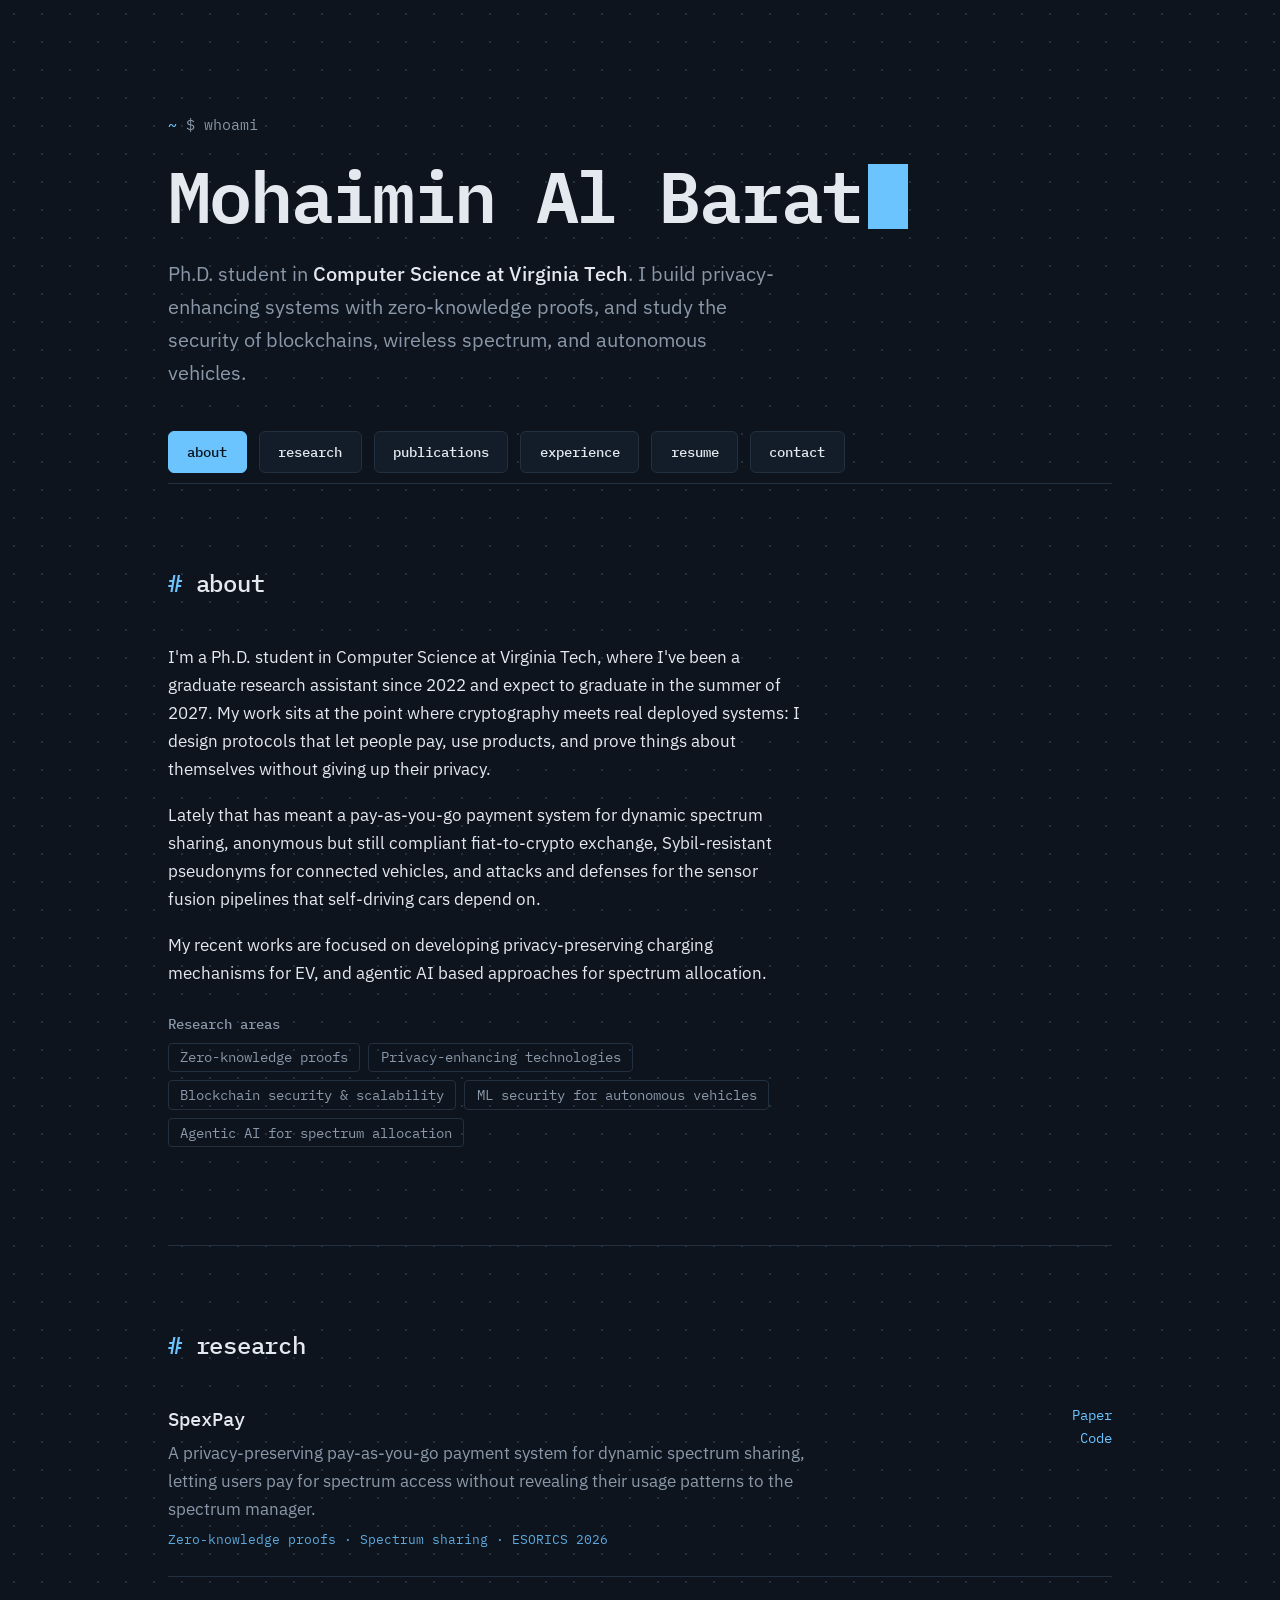
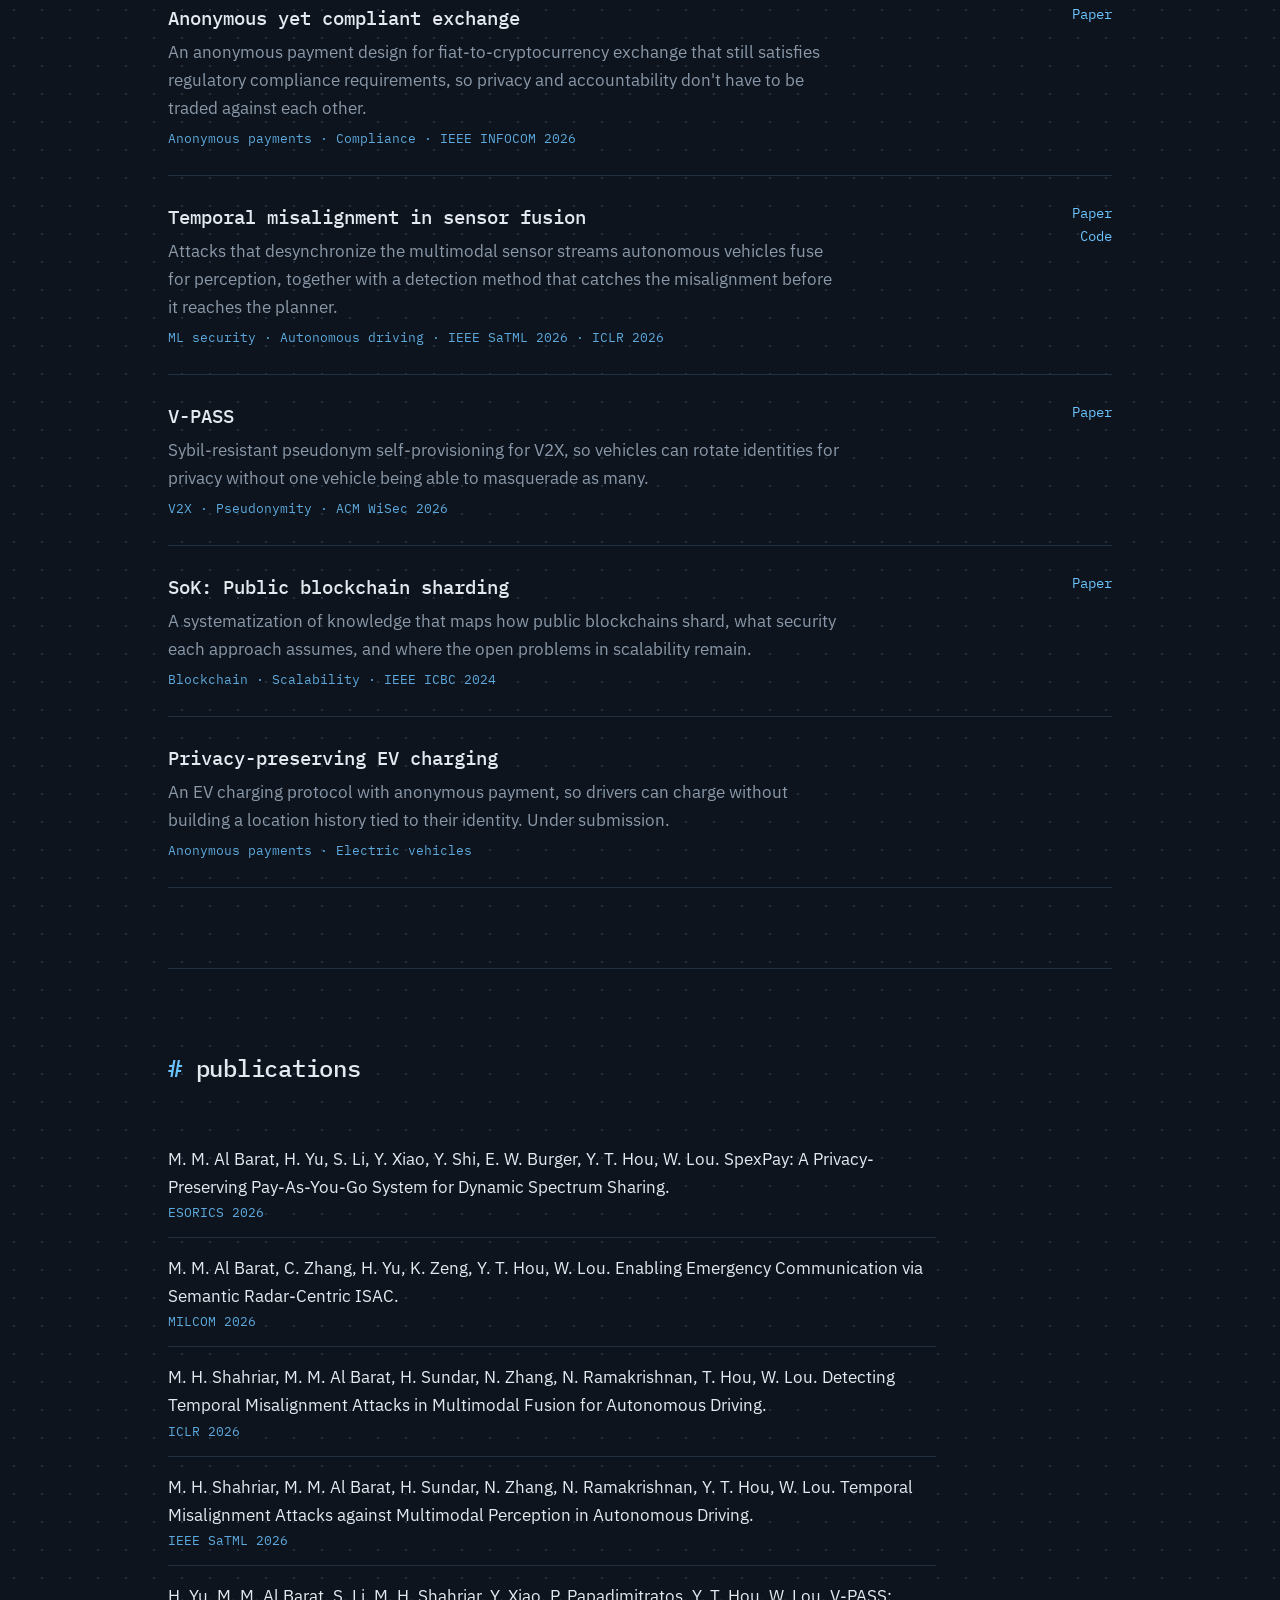
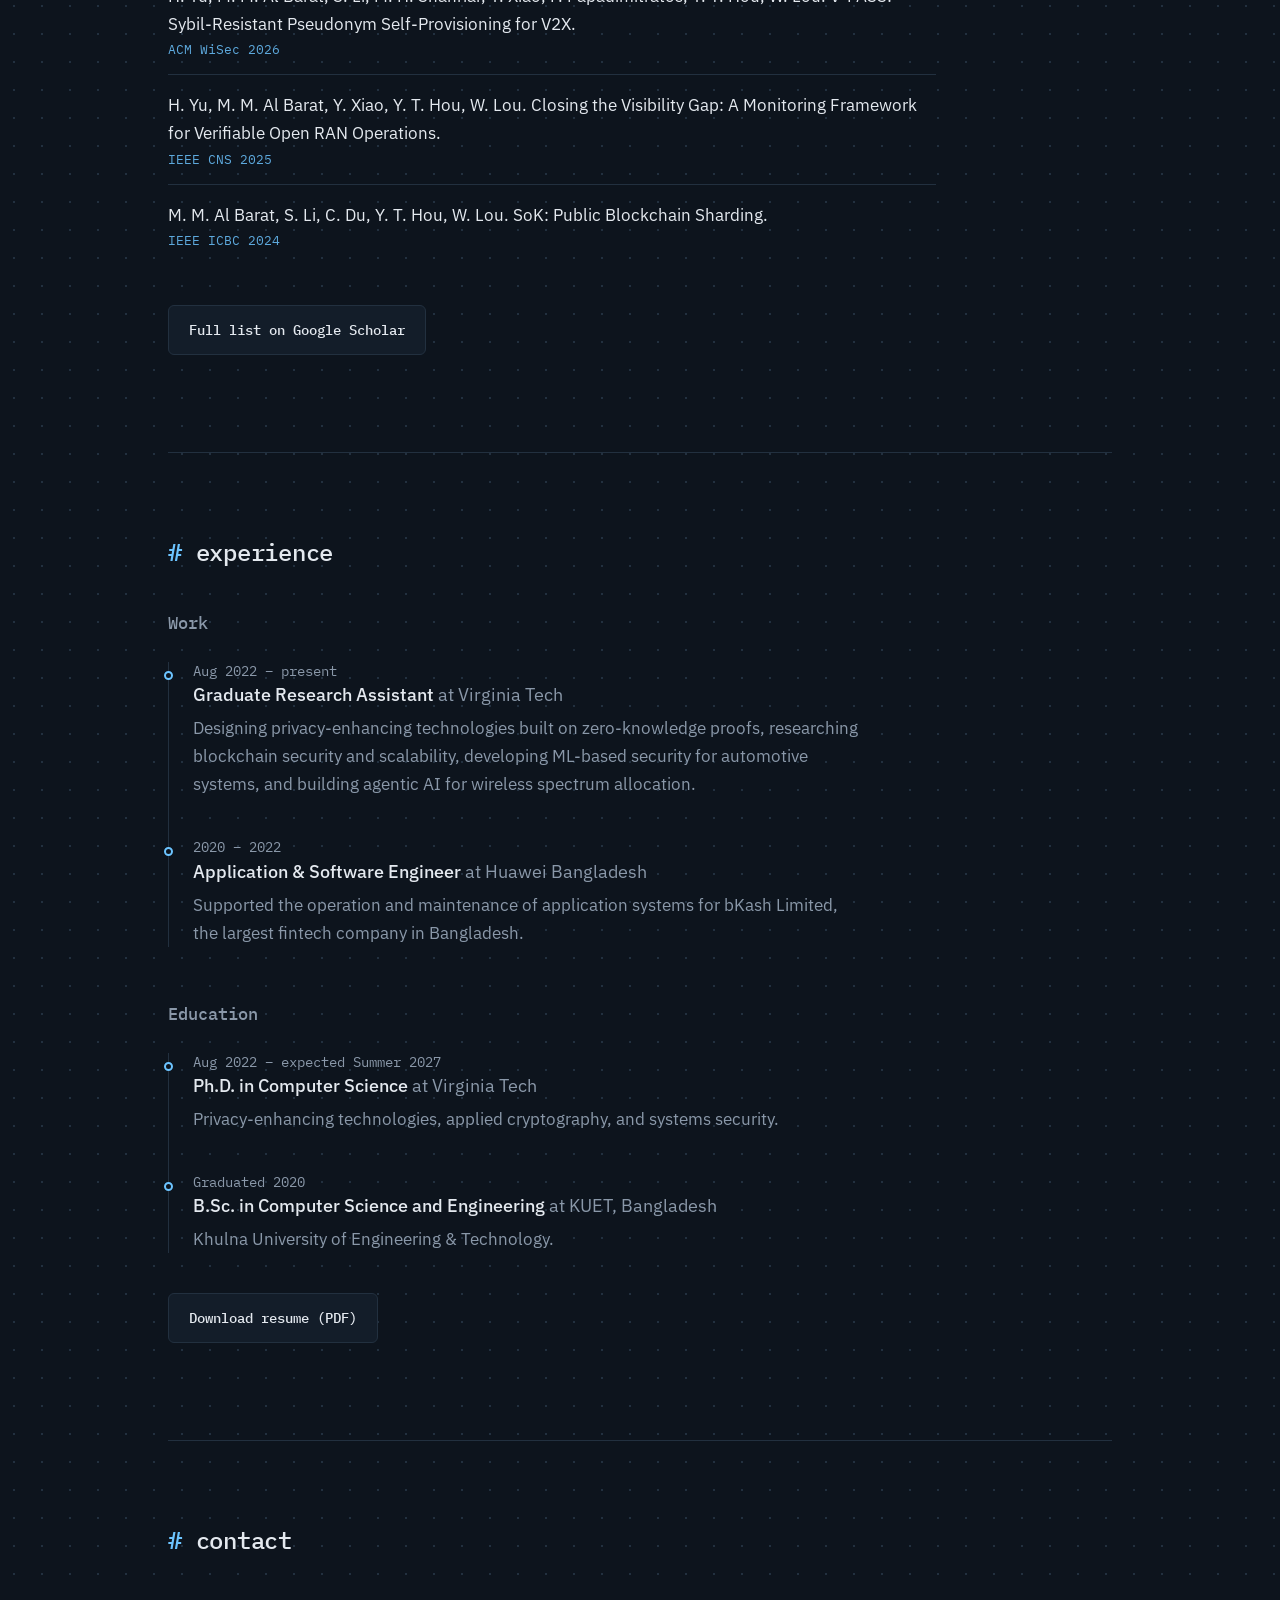
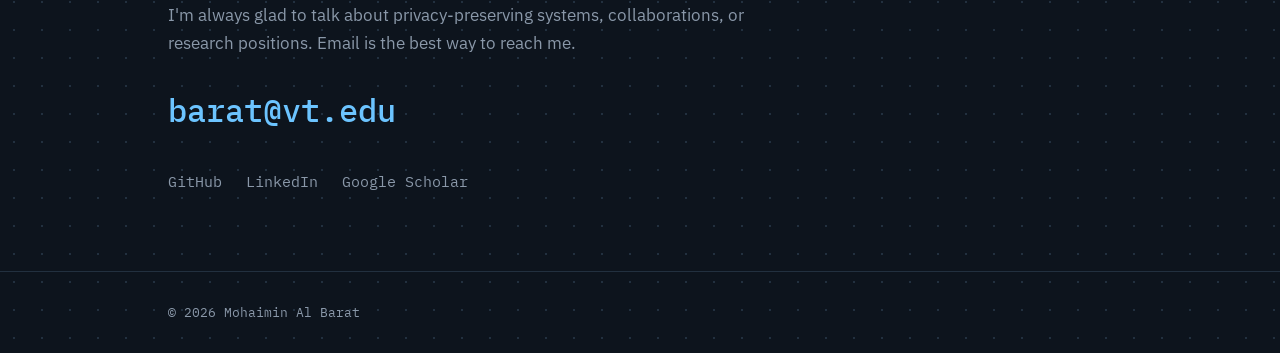
<file: index.html>
<!DOCTYPE html>
<html lang="en">
<head>
<meta charset="UTF-8">
<meta name="viewport" content="width=device-width, initial-scale=1, viewport-fit=cover">

<!-- [EDIT 1] Page title (shows in the browser tab and in Google results) -->
<title>Mohaimin Al Barat — Privacy &amp; Security Researcher</title>
<meta name="description" content="Mohaimin Al Barat is a Ph.D. student in Computer Science at Virginia Tech working on zero-knowledge proofs, blockchain security, and ML security for autonomous vehicles.">

<link rel="icon" href="data:image/svg+xml,<svg xmlns='http://www.w3.org/2000/svg' viewBox='0 0 100 100'><text y='.9em' font-size='90'>⌘</text></svg>">
<link rel="preconnect" href="https://fonts.googleapis.com">
<link rel="preconnect" href="https://fonts.gstatic.com" crossorigin>
<link href="https://fonts.googleapis.com/css2?family=IBM+Plex+Mono:wght@400;500;600&family=IBM+Plex+Sans:wght@400;500;600&display=swap" rel="stylesheet">
<link rel="stylesheet" href="style.css">
</head>
<body>

<main id="top">
  <div class="wrap">

    <!-- ============ HERO ============ -->
    <div class="hero">
      <p class="prompt"><b>~</b> $ whoami</p>
      <!-- [EDIT 2] Your name -->
      <h1>Mohaimin Al Barat<span class="cursor" aria-hidden="true"></span></h1>
      <!-- [EDIT 3] The one-sentence summary under your name -->
      <p class="lede">Ph.D. student in <strong>Computer Science at Virginia Tech</strong>. I build privacy-enhancing systems with zero-knowledge proofs, and study the security of blockchains, wireless spectrum, and autonomous vehicles.</p>
    </div>

  </div>

  <!-- Nav: sits under the intro, then sticks to the top of the screen once you scroll past it -->
  <div class="nav-sentinel" aria-hidden="true"></div>
  <header class="hero-nav">
    <nav class="wrap" aria-label="Main">
      <a class="logo" href="#top">mohaimin<span>_</span></a>
      <ul>
        <li><a href="#about">about</a></li>
        <li><a href="#research">research</a></li>
        <li><a href="#publications">publications</a></li>
        <li><a href="#experience">experience</a></li>
        <li><a href="resume.pdf">resume</a></li>
        <!-- <li><a href="other-than-work.html">other than work</a></li> -->
        <li><a href="#contact">contact</a></li>
      </ul>
    </nav>
  </header>

  <div class="wrap">

    <!-- ============ ABOUT ============ -->
    <section id="about" aria-labelledby="about-h">
      <h2 id="about-h">about</h2>
      <div class="about">
        <div>
          <!-- Bio -->
          <p>I'm a Ph.D. student in Computer Science at Virginia Tech, where I've been a graduate research assistant since 2022 and expect to graduate in the summer of 2027. My work sits at the point where cryptography meets real deployed systems: I design protocols that let people pay, use products, and prove things about themselves without giving up their privacy.</p>
          <p>Lately that has meant a pay-as-you-go payment system for dynamic spectrum sharing, anonymous but still compliant fiat-to-crypto exchange, Sybil-resistant pseudonyms for connected vehicles, and attacks and defenses for the sensor fusion pipelines that self-driving cars depend on.</p>
          <p>My recent works are focused on developing privacy-preserving charging mechanisms for EV, and agentic AI based approaches for spectrum allocation.</p>

          <!-- [EDIT 5] Skills. Add or remove <li>...</li> items. -->
          <div class="skill-group">
            <!-- <h3>Languages</h3>
            <ul class="skills">
              <li>C++</li><li>Java</li><li>Python</li><li>Rust</li><li>Solidity</li>
            </ul>
            <h3>Tools</h3>
            <ul class="skills">
              <li>Git</li><li>Docker</li><li>Linux</li><li>Foundry</li><li>Wireshark</li><li>BBS+ signatures</li>
            </ul> -->
            <h3>Research areas</h3>
            <ul class="skills">
              <li>Zero-knowledge proofs</li><li>Privacy-enhancing technologies</li><li>Blockchain security &amp; scalability</li><li>ML security for autonomous vehicles</li><li>Agentic AI for spectrum allocation</li>
            </ul>
          </div>
        </div>

        <!-- [EDIT 6] Your photo. Put photo.jpg next to this file, then replace
             the whole <div class="avatar">...</div> line below with:
             <div class="avatar"><img src="photo.jpg" alt="Mohaimin Al Barat"></div> -->
        <!-- <div class="avatar" aria-hidden="true">MB</div> -->
      </div>
    </section>

    <!-- ============ RESEARCH ============ -->
    <!-- [EDIT 7] Each <li class="project"> is one entry. Copy a whole block to add one,
         delete a whole block to remove one. Put real URLs in the href="" of the links,
         or delete the <div class="links"> line entirely if there's nothing to link to. -->
    <section id="research" aria-labelledby="research-h">
      <h2 id="research-h">research</h2>
      <ul class="projects">

        <li class="project">
          <h3>SpexPay</h3>
          <p>A privacy-preserving pay-as-you-go payment system for dynamic spectrum sharing, letting users pay for spectrum access without revealing their usage patterns to the spectrum manager.</p>
          <div class="tags">Zero-knowledge proofs · Spectrum sharing · ESORICS 2026</div>
          <div class="links">
            <a href="https://link.springer.com/chapter/10.1007/978-3-032-38702-8_30">Paper</a>
            <a href="https://github.com/iambarat/SpexPay">Code</a>
          </div>
        </li>

        <li class="project">
          <h3>Anonymous yet compliant exchange</h3>
          <p>An anonymous payment design for fiat-to-cryptocurrency exchange that still satisfies regulatory compliance requirements, so privacy and accountability don't have to be traded against each other.</p>
          <div class="tags">Anonymous payments · Compliance · IEEE INFOCOM 2026</div>
          <div class="links">
            <a href="https://ieeexplore.ieee.org/abstract/document/11571719">Paper</a>
          </div>
        </li>

        <li class="project">
          <h3>Temporal misalignment in sensor fusion</h3>
          <p>Attacks that desynchronize the multimodal sensor streams autonomous vehicles fuse for perception, together with a detection method that catches the misalignment before it reaches the planner.</p>
          <div class="tags">ML security · Autonomous driving · IEEE SaTML 2026 · ICLR 2026</div>
          <div class="links">
            <a href="https://ieeexplore.ieee.org/abstract/document/11691663">Paper</a>
            <a href="https://github.com/shahriar0651/Automotive-Ethernet-Testbed">Code</a>
          </div>
        </li>

        <li class="project">
          <h3>V-PASS</h3>
          <p>Sybil-resistant pseudonym self-provisioning for V2X, so vehicles can rotate identities for privacy without one vehicle being able to masquerade as many.</p>
          <div class="tags">V2X · Pseudonymity · ACM WiSec 2026</div>
          <div class="links">
            <a href="https://dl.acm.org/doi/abs/10.1145/3765613.3811692">Paper</a>
          </div>
        </li>

        <li class="project">
          <h3>SoK: Public blockchain sharding</h3>
          <p>A systematization of knowledge that maps how public blockchains shard, what security each approach assumes, and where the open problems in scalability remain.</p>
          <div class="tags">Blockchain · Scalability · IEEE ICBC 2024</div>
          <div class="links">
            <a href="https://ieeexplore.ieee.org/abstract/document/10634422">Paper</a>
          </div>
        </li>

        <li class="project">
          <h3>Privacy-preserving EV charging</h3>
          <p>An EV charging protocol with anonymous payment, so drivers can charge without building a location history tied to their identity. Under submission.</p>
          <div class="tags">Anonymous payments · Electric vehicles</div>
        </li>

      </ul>
    </section>

    <!-- ============ PUBLICATIONS ============ -->
    <!-- [EDIT 8] Each <li> is one paper. Your name is wrapped in <em> so it stands out. -->
    <section id="publications" aria-labelledby="publications-h">
      <h2 id="publications-h">publications</h2>
      <ul class="pubs">
        <li>
          <span class="title"><em>M. M. Al Barat</em>, H. Yu, S. Li, Y. Xiao, Y. Shi, E. W. Burger, Y. T. Hou, W. Lou. SpexPay: A Privacy-Preserving Pay-As-You-Go System for Dynamic Spectrum Sharing.</span>
          <span class="venue">ESORICS 2026</span>
        </li>
        <li>
          <span class="title"><em>M. M. Al Barat</em>, C. Zhang, H. Yu, K. Zeng, Y. T. Hou, W. Lou. Enabling Emergency Communication via Semantic Radar-Centric ISAC.</span>
          <span class="venue">MILCOM 2026</span>
        </li>
        <li>
          <span class="title">M. H. Shahriar, <em>M. M. Al Barat</em>, H. Sundar, N. Zhang, N. Ramakrishnan, T. Hou, W. Lou. Detecting Temporal Misalignment Attacks in Multimodal Fusion for Autonomous Driving.</span>
          <span class="venue">ICLR 2026</span>
        </li>
        <li>
          <span class="title">M. H. Shahriar, <em>M. M. Al Barat</em>, H. Sundar, N. Zhang, N. Ramakrishnan, Y. T. Hou, W. Lou. Temporal Misalignment Attacks against Multimodal Perception in Autonomous Driving.</span>
          <span class="venue">IEEE SaTML 2026</span>
        </li>
        <li>
          <span class="title">H. Yu, <em>M. M. Al Barat</em>, S. Li, M. H. Shahriar, Y. Xiao, P. Papadimitratos, Y. T. Hou, W. Lou. V-PASS: Sybil-Resistant Pseudonym Self-Provisioning for V2X.</span>
          <span class="venue">ACM WiSec 2026</span>
        </li>
        <li>
          <span class="title">H. Yu, <em>M. M. Al Barat</em>, Y. Xiao, Y. T. Hou, W. Lou. Closing the Visibility Gap: A Monitoring Framework for Verifiable Open RAN Operations.</span>
          <span class="venue">IEEE CNS 2025</span>
        </li>
        <li>
          <span class="title"><em>M. M. Al Barat</em>, S. Li, C. Du, Y. T. Hou, W. Lou. SoK: Public Blockchain Sharding.</span>
          <span class="venue">IEEE ICBC 2024</span>
        </li>
      </ul>
      <!-- [EDIT 9] Paste your Google Scholar profile URL between the quotes below. -->
      <p class="after-timeline"><a class="btn" href="https://scholar.google.com/citations?user=E-NmL2gAAAAJ&hl=en&inst=13410158990364976897">Full list on Google Scholar</a></p>
    </section>

    <!-- ============ EXPERIENCE + EDUCATION ============ -->
    <!-- [EDIT 10] Two separate lists now: work first, education second.
         Each <li class="job"> is one entry; newest at the top. -->
    <section id="experience" aria-labelledby="experience-h">
      <h2 id="experience-h">experience</h2>

      <h3 class="subhead">Work</h3>
      <ol class="timeline">
        <li class="job">
          <div class="when">Aug 2022 – present</div>
          <h3>Graduate Research Assistant <span>at Virginia Tech</span></h3>
          <p>Designing privacy-enhancing technologies built on zero-knowledge proofs, researching blockchain security and scalability, developing ML-based security for automotive systems, and building agentic AI for wireless spectrum allocation.</p>
        </li>
        <li class="job">
          <div class="when">2020 – 2022</div>
          <h3>Application &amp; Software Engineer <span>at Huawei Bangladesh</span></h3>
          <p>Supported the operation and maintenance of application systems for bKash Limited, the largest fintech company in Bangladesh.</p>
        </li>
      </ol>

      <h3 class="subhead">Education</h3>
      <ol class="timeline">
        <li class="job">
          <div class="when">Aug 2022 – expected Summer 2027</div>
          <h3>Ph.D. in Computer Science <span>at Virginia Tech</span></h3>
          <p>Privacy-enhancing technologies, applied cryptography, and systems security.</p>
        </li>
        <li class="job">
          <div class="when">Graduated 2020</div>
          <h3>B.Sc. in Computer Science and Engineering <span>at KUET, Bangladesh</span></h3>
          <p>Khulna University of Engineering &amp; Technology.</p>
        </li>
      </ol>

      <!-- [EDIT 11] Put your resume.pdf next to this file for this button to work. -->
      <p class="after-timeline"><a class="btn" href="resume.pdf">Download resume (PDF)</a></p>
    </section>

    <!-- ============ CONTACT ============ -->
    <section id="contact" class="contact" aria-labelledby="contact-h">
      <h2 id="contact-h">contact</h2>
      <p>I'm always glad to talk about privacy-preserving systems, collaborations, or research positions. Email is the best way to reach me.</p>

      <!-- [EDIT 12] Your email appears twice on this line: once after "mailto:" and once as the visible text. -->
      <a class="email" href="mailto:barat@vt.edu">barat@vt.edu</a>

      <!-- [EDIT 13] Paste each profile URL between the quotes in href="". -->
      <ul class="socials">
        <li><a href="https://github.com/iambarat">GitHub</a></li>
        <li><a href="https://www.linkedin.com/in/iambarat/">LinkedIn</a></li>
        <li><a href="https://scholar.google.com/citations?user=E-NmL2gAAAAJ&hl=en&inst=13410158990364976897">Google Scholar</a></li>
      </ul>
    </section>

  </div>
</main>

<footer>
  <div class="wrap">© <span id="year">2026</span> Mohaimin Al Barat</div>
</footer>

<script>
  document.getElementById("year").textContent = new Date().getFullYear();

  // Show the logo + bar background only once the nav is stuck to the top.
  (function () {
    var nav = document.querySelector(".hero-nav");
    var sentinel = document.querySelector(".nav-sentinel");
    if (!nav || !sentinel) return;
    function update() { nav.classList.toggle("stuck", sentinel.getBoundingClientRect().top < 0); }
    window.addEventListener("scroll", update, { passive: true });
    update();
  })();
</script>
</body>
</html>
</file>
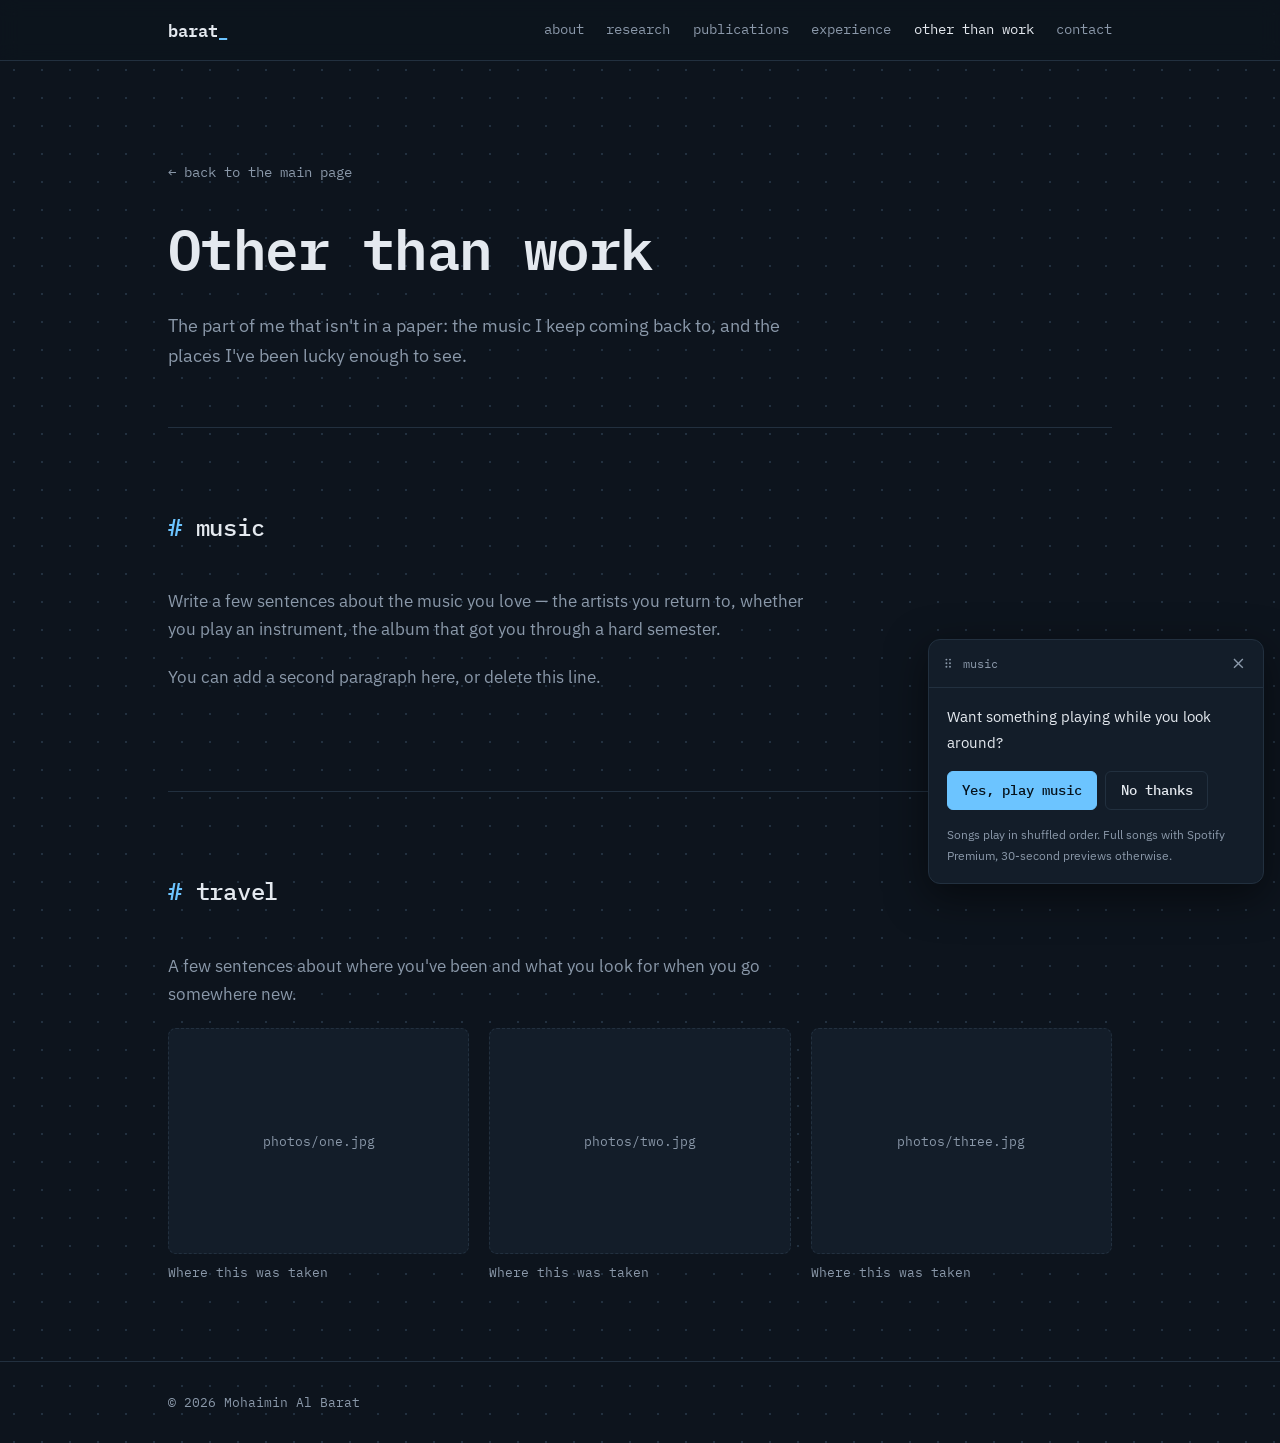
<file: other-than-work.html>
<!DOCTYPE html>
<html lang="en">
<head>
<meta charset="UTF-8">
<meta name="viewport" content="width=device-width, initial-scale=1, viewport-fit=cover">

<title>Other than work — Mohaimin Al Barat</title>
<meta name="description" content="Music, travel, and the rest of life outside research.">

<link rel="icon" href="data:image/svg+xml,<svg xmlns='http://www.w3.org/2000/svg' viewBox='0 0 100 100'><text y='.9em' font-size='90'>⌘</text></svg>">
<link rel="preconnect" href="https://fonts.googleapis.com">
<link rel="preconnect" href="https://fonts.gstatic.com" crossorigin>
<link href="https://fonts.googleapis.com/css2?family=IBM+Plex+Mono:wght@400;500;600&family=IBM+Plex+Sans:wght@400;500;600&display=swap" rel="stylesheet">
<link rel="stylesheet" href="style.css">
</head>
<body>

<header>
  <nav class="wrap" aria-label="Main">
    <a class="logo" href="index.html">barat<span>_</span></a>
    <ul>
      <li><a href="index.html#about">about</a></li>
      <li><a href="index.html#research">research</a></li>
      <li><a href="index.html#publications">publications</a></li>
      <li><a href="index.html#experience">experience</a></li>
      <li><a href="other-than-work.html" aria-current="page">other than work</a></li>
      <li><a href="index.html#contact">contact</a></li>
    </ul>
  </nav>
</header>

<main>
  <div class="wrap">

    <div class="page-head">
      <a class="back-link" href="index.html">← back to the main page</a>
      <!-- [EDIT A] The heading and intro line for this page -->
      <h1>Other than work</h1>
      <p>The part of me that isn't in a paper: the music I keep coming back to, and the places I've been lucky enough to see.</p>
    </div>

    <!-- ============ MUSIC ============ -->
    <section aria-labelledby="music-h">
      <h2 id="music-h">music</h2>
      <div class="life-block">
        <!-- [EDIT C] Write about your music here. One <p>...</p> per paragraph. -->
        <p>Write a few sentences about the music you love — the artists you return to, whether you play an instrument, the album that got you through a hard semester.</p>
        <p>You can add a second paragraph here, or delete this line.</p>
      </div>
    </section>

    <!-- ============ TRAVEL ============ -->
    <section aria-labelledby="travel-h">
      <h2 id="travel-h">travel</h2>
      <div class="life-block">
        <!-- [EDIT D] Write about your travels here. -->
        <p>A few sentences about where you've been and what you look for when you go somewhere new.</p>

        <!-- [EDIT E] Photos. Make a folder called photos/ next to this file, put your
             images in it, then replace each <div class="placeholder">...</div> line
             with an image line, for example:
             <img src="photos/istanbul.jpg" alt="The Bosphorus at sunset">
             Copy a whole <figure>...</figure> block to add more photos. -->
        <div class="gallery">
          <figure>
            <div class="placeholder">photos/one.jpg</div>
            <figcaption>Where this was taken</figcaption>
          </figure>
          <figure>
            <div class="placeholder">photos/two.jpg</div>
            <figcaption>Where this was taken</figcaption>
          </figure>
          <figure>
            <div class="placeholder">photos/three.jpg</div>
            <figcaption>Where this was taken</figcaption>
          </figure>
        </div>
      </div>
    </section>

  </div>
</main>

<!-- ============ FLOATING MUSIC WINDOW ============
     Starts as a question; turns into the player after "Yes".
     Visitors can drag it anywhere by its top bar. -->
<div id="player" class="float-player">
  <div class="fp-head" id="fp-head">
    <svg class="fp-grip" viewBox="0 0 24 24" aria-hidden="true"><circle cx="9" cy="6" r="1.6"/><circle cx="15" cy="6" r="1.6"/><circle cx="9" cy="12" r="1.6"/><circle cx="15" cy="12" r="1.6"/><circle cx="9" cy="18" r="1.6"/><circle cx="15" cy="18" r="1.6"/></svg>
    <p class="np-label"><span id="fp-label">music</span> <span id="np-count"></span></p>
    <button class="fp-icon" id="fp-list" type="button" aria-label="Show playlist" aria-expanded="false" aria-controls="tracklist-wrap" hidden>
      <svg viewBox="0 0 24 24" aria-hidden="true"><path d="M3 6h13v2H3zM3 11h13v2H3zM3 16h9v2H3zM18 11v7.2a2.5 2.5 0 1 0 2 2.4V13h2v-2z"/></svg>
    </button>
    <button class="fp-icon" id="fp-close" type="button" aria-label="Close">
      <svg viewBox="0 0 24 24" aria-hidden="true"><path d="M6.4 5 5 6.4 10.6 12 5 17.6 6.4 19l5.6-5.6 5.6 5.6 1.4-1.4-5.6-5.6L19 6.4 17.6 5 12 10.6z"/></svg>
    </button>
  </div>

  <!-- [EDIT B] The wording of the question and the buttons -->
  <div class="fp-prompt" id="music-prompt">
    <p>Want something playing while you look around?</p>
    <div class="actions">
      <button class="btn primary" id="music-yes" type="button">Yes, play music</button>
      <button class="btn" id="music-no" type="button">No thanks</button>
    </div>
    <p class="note">Songs play in shuffled order. Full songs with Spotify Premium, 30-second previews otherwise.</p>
  </div>

  <div id="fp-player" hidden>
    <div class="fp-body">
      <p class="np-title" id="np-title"></p>
      <p class="np-artist" id="np-artist"></p>

      <div class="np-progress">
        <span id="np-time">0:00</span>
        <div class="np-bar" id="np-bar" role="slider" aria-label="Seek" tabindex="0"><div id="np-fill"></div></div>
        <span id="np-dur">0:00</span>
      </div>

      <div class="np-controls">
        <button class="np-btn" id="np-prev" type="button" aria-label="Previous song">
          <svg viewBox="0 0 24 24" aria-hidden="true"><path d="M6 5h2v14H6zM20 5v14L9 12z"/></svg>
        </button>
        <button class="np-btn np-play" id="np-toggle" type="button" aria-label="Play">
          <svg class="i-play" viewBox="0 0 24 24" aria-hidden="true"><path d="M7 4v16l13-8z"/></svg>
          <svg class="i-pause" viewBox="0 0 24 24" aria-hidden="true"><path d="M6 4h4v16H6zM14 4h4v16h-4z"/></svg>
        </button>
        <button class="np-btn" id="np-next" type="button" aria-label="Next song">
          <svg viewBox="0 0 24 24" aria-hidden="true"><path d="M16 5h2v14h-2zM4 5v14l11-7z"/></svg>
        </button>
      </div>

      <!-- Spotify's own player does the actual playing; it sits under the controls. -->
      <div id="spotify-embed"></div>
    </div>

    <div class="tracklist-wrap" id="tracklist-wrap" hidden>
      <p class="np-label" id="pl-name">up next</p>
      <ol class="tracklist" id="tracklist"></ol>
    </div>
  </div>
</div>

<!-- Shown after the window is closed, to bring it back. -->
<button class="fp-launch" id="fp-launch" type="button" aria-label="Open music player" hidden>
  <svg viewBox="0 0 24 24" aria-hidden="true"><path d="M9 3v10.6A3.5 3.5 0 1 0 11 17V7h8V3z"/></svg>
</button>

<footer>
  <div class="wrap">© <span id="year">2026</span> Mohaimin Al Barat</div>
</footer>

<!-- [EDIT F] YOUR PLAYLIST
     The songs live in playlist.js. After you change the playlist on Spotify,
     run  python3 update-playlist.py  in this folder, then commit and push. -->
<script src="playlist.js"></script>

<!-- Spotify's player script -->
<script src="https://open.spotify.com/embed/iframe-api/v1" async></script>

<script>
  document.getElementById("year").textContent = new Date().getFullYear();

  // Shuffle once per visit; the player then goes through the songs in this order.
  var tracks = window.PLAYLIST.tracks.slice();
  for (var k = tracks.length - 1; k > 0; k--) {
    var r = Math.floor(Math.random() * (k + 1));
    var tmp = tracks[k]; tracks[k] = tracks[r]; tracks[r] = tmp;
  }

  var prompt   = document.getElementById("music-prompt");
  var player   = document.getElementById("player");
  var embedBox = document.getElementById("spotify-embed");
  var list     = document.getElementById("tracklist");
  var bar      = document.getElementById("np-bar");
  var toggle   = document.getElementById("np-toggle");
  var listWrap = document.getElementById("tracklist-wrap");
  var listBtn  = document.getElementById("fp-list");
  var head     = document.getElementById("fp-head");
  var playerUI = document.getElementById("fp-player");
  var launch   = document.getElementById("fp-launch");

  var controller = null;
  var wantsMusic = false;
  var current = 0;
  var pendingPlay = false;   // play as soon as the newly loaded song is ready
  var last = null;           // previous playback update, to notice when a song ends
  var duration = 0;          // ms, as reported by Spotify (30000 for previews)

  function uri(i) { return "spotify:track:" + tracks[i].id; }

  function fmt(ms) {
    var s = Math.floor(ms / 1000);
    return Math.floor(s / 60) + ":" + ("0" + (s % 60)).slice(-2);
  }

  function setPaused(paused) {
    toggle.classList.toggle("is-playing", !paused);
    toggle.setAttribute("aria-label", paused ? "Play" : "Pause");
  }

  function showTrack() {
    var t = tracks[current];
    document.getElementById("np-title").textContent = t.title;
    document.getElementById("np-artist").textContent = t.artist;
    document.getElementById("np-count").textContent = "· " + (current + 1) + " / " + tracks.length;
    document.getElementById("np-time").textContent = "0:00";
    document.getElementById("np-dur").textContent = fmt(t.duration);
    document.getElementById("np-fill").style.width = "0";
    duration = 0;

    var old = list.querySelector("[aria-current]");
    if (old) old.removeAttribute("aria-current");
    var row = list.children[current].firstChild;
    row.setAttribute("aria-current", "true");
    scrollToCurrent();
  }

  // Scroll only inside the playlist box, never the page.
  function scrollToCurrent() {
    var row = list.children[current];
    if (player.hidden || playerUI.hidden || listWrap.hidden) return;
    list.scrollTop = row.offsetTop - list.offsetTop - list.clientHeight / 2 + row.offsetHeight / 2;
  }

  function playTrack(i) {
    current = (i + tracks.length) % tracks.length;
    last = null;
    showTrack();
    if (!controller) return;
    pendingPlay = true;
    controller.loadUri(uri(current));
    // In case Spotify doesn't send "ready" after loading the new song.
    setTimeout(function () {
      if (pendingPlay) { pendingPlay = false; controller.play(); }
    }, 1500);
  }

  function onUpdate(e) {
    var d = e.data;
    if (d.duration) duration = d.duration;
    setPaused(d.isPaused);
    if (duration) {
      document.getElementById("np-time").textContent = fmt(d.position);
      document.getElementById("np-dur").textContent = fmt(duration);
      document.getElementById("np-fill").style.width = Math.min(100, d.position / duration * 100) + "%";
    }
    // A song has ended when it was playing near the end and then stops or jumps back to 0.
    if (last && !last.isPaused && last.duration && last.position > last.duration - 1500 &&
        (d.isPaused || d.position < last.position)) {
      last = null;
      playTrack(current + 1);
      return;
    }
    last = d;
  }

  // Build the playlist (in shuffled order).
  document.getElementById("pl-name").textContent = window.PLAYLIST.name + " · shuffled";
  tracks.forEach(function (t, i) {
    var li = document.createElement("li");
    var b = document.createElement("button");
    b.type = "button";
    b.innerHTML = '<span class="tl-n"></span><span class="tl-main"><span class="tl-title"></span>' +
                  '<span class="tl-artist"></span></span><span class="tl-dur"></span>';
    b.querySelector(".tl-n").textContent = i + 1;
    b.querySelector(".tl-title").textContent = t.title;
    b.querySelector(".tl-artist").textContent = t.artist;
    b.querySelector(".tl-dur").textContent = fmt(t.duration);
    b.addEventListener("click", function () { playTrack(i); });
    li.appendChild(b);
    list.appendChild(li);
  });
  showTrack();

  // Spotify calls this once its script has loaded.
  window.onSpotifyIframeApiReady = function (IFrameAPI) {
    IFrameAPI.createController(
      embedBox,
      { uri: uri(current), width: "100%", height: 80 },
      function (ctrl) {
        controller = ctrl;
        ctrl.addListener("ready", function () {
          if (pendingPlay) { pendingPlay = false; ctrl.play(); }
        });
        ctrl.addListener("playback_update", onUpdate);
        if (wantsMusic) ctrl.play();   // they already said yes while it was loading
      }
    );
  };

  toggle.addEventListener("click", function () { if (controller) controller.togglePlay(); });
  document.getElementById("np-prev").addEventListener("click", function () {
    // Like most players: restart the song if we're more than 3 seconds in.
    if (controller && last && last.position > 3000) controller.seek(0);
    else playTrack(current - 1);
  });
  document.getElementById("np-next").addEventListener("click", function () { playTrack(current + 1); });

  function seekTo(fraction) {
    if (controller && duration) controller.seek(Math.max(0, Math.min(1, fraction)) * duration / 1000);
  }
  bar.addEventListener("click", function (e) {
    var r = bar.getBoundingClientRect();
    seekTo((e.clientX - r.left) / r.width);
  });
  bar.addEventListener("keydown", function (e) {
    if (!last || !duration) return;
    var step = e.key === "ArrowRight" ? 5000 : e.key === "ArrowLeft" ? -5000 : 0;
    if (step) { e.preventDefault(); seekTo((last.position + step) / duration); }
  });

  /* ---------- Floating window: show/hide playlist, close, drag ---------- */
  function setList(open) {
    listWrap.hidden = !open;
    listBtn.setAttribute("aria-expanded", String(open));
    listBtn.setAttribute("aria-label", open ? "Hide playlist" : "Show playlist");
    keepInView();
    scrollToCurrent();
  }
  listBtn.addEventListener("click", function () { setList(listWrap.hidden); });

  // Closing pauses the music and leaves a small button to bring the window back.
  function closeWindow() {
    if (controller && wantsMusic) controller.pause();
    player.hidden = true;
    launch.hidden = false;
  }
  document.getElementById("fp-close").addEventListener("click", closeWindow);
  document.getElementById("music-no").addEventListener("click", closeWindow);

  launch.addEventListener("click", function () {
    launch.hidden = true;
    player.hidden = false;
    keepInView();
    if (controller && wantsMusic) controller.play();
  });

  // Keep the window fully on screen (after dragging, resizing or opening the playlist).
  function keepInView() {
    if (player.hidden || !player.style.left) return;
    var m = 8, r = player.getBoundingClientRect();
    var x = Math.min(Math.max(m, r.left), window.innerWidth - r.width - m);
    var y = Math.min(Math.max(m, r.top), window.innerHeight - r.height - m);
    player.style.left = Math.max(m, x) + "px";
    player.style.top = Math.max(m, y) + "px";
  }
  window.addEventListener("resize", keepInView);

  var drag = null;
  head.addEventListener("pointerdown", function (e) {
    if (e.button !== 0 || e.target.closest("button")) return;
    var r = player.getBoundingClientRect();
    // Switch from the default bottom-right corner to explicit coordinates.
    player.style.left = r.left + "px";
    player.style.top = r.top + "px";
    player.style.right = player.style.bottom = "auto";
    drag = { dx: e.clientX - r.left, dy: e.clientY - r.top };
    head.setPointerCapture(e.pointerId);
    player.classList.add("dragging");
  });
  head.addEventListener("pointermove", function (e) {
    if (!drag) return;
    player.style.left = (e.clientX - drag.dx) + "px";
    player.style.top = (e.clientY - drag.dy) + "px";
    keepInView();
  });
  function endDrag() { drag = null; player.classList.remove("dragging"); }
  head.addEventListener("pointerup", endDrag);
  head.addEventListener("pointercancel", endDrag);

  // "Yes": the same window switches from the question to the player.
  document.getElementById("music-yes").addEventListener("click", function () {
    wantsMusic = true;
    prompt.hidden = true;
    playerUI.hidden = false;
    listBtn.hidden = false;
    player.classList.add("started");
    document.getElementById("fp-label").textContent = "now playing";
    keepInView();
    if (controller) controller.play();
  });
</script>
</body>
</html>
</file>
<file: style.css>
/* ============================================================
   Shared styles for index.html and other-than-work.html
   You don't need to edit this file to change your content.
   ============================================================ */

:root {
  --bg: #0d141d;
  --surface: #131d29;
  --line: #22303f;
  --text: #e4e9ef;
  --muted: #8a98a9;
  --accent: #6cc4ff;
  --mono: "IBM Plex Mono", ui-monospace, SFMono-Regular, Menlo, Consolas, monospace;
  --sans: "IBM Plex Sans", system-ui, -apple-system, "Segoe UI", Roboto, sans-serif;
  --max: 62rem;
  box-sizing: border-box;
}
*, *::before, *::after { box-sizing: inherit; }

html { scroll-behavior: smooth; scroll-padding-top: 4.5rem; }

body {
  margin: 0;
  background: var(--bg);
  background-image: radial-gradient(var(--line) 1px, transparent 1px);
  background-size: 28px 28px;
  color: var(--text);
  font: 400 1.0625rem/1.65 var(--sans);
  -webkit-font-smoothing: antialiased;
}

a { color: var(--accent); text-decoration: none; }
a:hover { text-decoration: underline; text-underline-offset: 3px; }
:focus-visible { outline: 2px solid var(--accent); outline-offset: 3px; border-radius: 2px; }
img { max-width: 100%; display: block; }

.wrap { max-width: var(--max); margin: 0 auto; padding: 0 1.5rem; }

/* ---------- Navigation ---------- */
header {
  position: sticky; top: 0; z-index: 10;
  background: rgba(13, 20, 29, 0.85);
  backdrop-filter: blur(10px); -webkit-backdrop-filter: blur(10px);
  border-bottom: 1px solid var(--line);
}
nav { display: flex; align-items: center; justify-content: space-between; height: 3.75rem; gap: 1rem; }
.logo { font-family: var(--mono); font-weight: 600; color: var(--text); }
.logo span { color: var(--accent); }
nav ul { list-style: none; display: flex; gap: 1.4rem; margin: 0; padding: 0; font-family: var(--mono); font-size: 0.875rem; }
nav ul a { color: var(--muted); }
nav ul a:hover { color: var(--text); text-decoration: none; }
nav ul a[aria-current="page"] { color: var(--text); }

/* Home page: the nav sits under the intro, then sticks to the top once scrolled to.
   It looks like a plain row of links until it's stuck, then gets the bar + logo. */
.hero-nav {
  background: transparent; border-bottom-color: transparent;
  backdrop-filter: none; -webkit-backdrop-filter: none;
  transition: background-color 0.2s, border-color 0.2s;
}
.hero-nav nav { justify-content: flex-start; }
.hero-nav .logo { display: none; margin-right: auto; }
.hero-nav ul {
  gap: 0.75rem; min-width: 0; padding: 4px 0;
  overflow-x: auto; white-space: nowrap; scrollbar-width: none;
}
.hero-nav ul::-webkit-scrollbar { display: none; }
/* Before it's stuck: links look like the hero buttons */
.hero-nav:not(.stuck) ul a {
  font: 500 0.9rem var(--mono); display: inline-block;
  padding: 0.65rem 1.15rem; border-radius: 6px; border: 1px solid var(--line);
  color: var(--text); background: var(--surface);
}
.hero-nav:not(.stuck) ul a:hover { border-color: var(--muted); }
.hero-nav:not(.stuck) ul li:first-child a { background: var(--accent); border-color: var(--accent); color: #06121c; }
.hero-nav:not(.stuck) ul li:first-child a:hover { filter: brightness(1.1); }
.hero-nav.stuck {
  background: rgba(13, 20, 29, 0.85); border-bottom-color: var(--line);
  backdrop-filter: blur(10px); -webkit-backdrop-filter: blur(10px);
}
.hero-nav.stuck nav { justify-content: space-between; }
.hero-nav.stuck .logo { display: inline; }
.hero-nav.stuck ul { gap: 1.4rem; }
.hero-nav.stuck ul a { color: var(--muted); }
.hero-nav.stuck ul a:hover { color: var(--text); }
.nav-sentinel { height: 1px; }

/* ---------- Hero ---------- */
.hero { padding: 7rem 0 0.5rem; }
.prompt { font-family: var(--mono); color: var(--muted); font-size: 0.95rem; margin: 0 0 1.25rem; }
.prompt b { color: var(--accent); font-weight: 500; }
.hero h1 {
  font-family: var(--mono); font-weight: 600;
  font-size: clamp(2.2rem, 6.5vw, 4.5rem); line-height: 1.05;
  letter-spacing: -0.03em; margin: 0 0 1.5rem;
}
.cursor {
  display: inline-block; width: 0.55em; height: 0.9em; margin-left: 0.08em;
  background: var(--accent); vertical-align: -0.08em;
  animation: blink 1.1s steps(1) infinite;
}
@keyframes blink { 50% { opacity: 0; } }
.lede { font-size: 1.25rem; color: var(--muted); max-width: 38rem; margin: 0 0 1.5rem; }
.lede strong { color: var(--text); font-weight: 500; }

.actions { display: flex; flex-wrap: wrap; gap: 0.75rem; }
.btn {
  font-family: var(--mono); font-size: 0.9rem; font-weight: 500;
  padding: 0.75rem 1.25rem; border-radius: 6px; border: 1px solid var(--line);
  color: var(--text); background: var(--surface); display: inline-block;
  cursor: pointer;
}
.btn:hover { border-color: var(--muted); text-decoration: none; }
.btn.primary { background: var(--accent); border-color: var(--accent); color: #06121c; }
.btn.primary:hover { filter: brightness(1.1); }

/* ---------- Sections ---------- */
section { padding: 5rem 0; border-top: 1px solid var(--line); }
h2 { font-family: var(--mono); font-weight: 500; font-size: 1.5rem; margin: 0 0 2.5rem; letter-spacing: -0.01em; }
h2::before { content: "# "; color: var(--accent); }
.subhead { font: 500 1.05rem var(--mono); color: var(--muted); margin: 3.5rem 0 1.75rem; }
.subhead:first-of-type { margin-top: 0; }

/* ---------- About ---------- */
.about { display: grid; grid-template-columns: 1fr 13rem; gap: 3rem; align-items: start; }
.about p { margin: 0 0 1.1rem; max-width: 40rem; }
.avatar {
  aspect-ratio: 1; border-radius: 12px; border: 1px solid var(--line);
  background: var(--surface); display: grid; place-items: center;
  font: 600 3.5rem var(--mono); color: var(--accent); overflow: hidden;
}
.avatar img { width: 100%; height: 100%; object-fit: cover; }
.skill-group { margin-top: 1.75rem; }
.skill-group h3 { font: 500 0.85rem var(--mono); color: var(--muted); margin: 0 0 0.6rem; }
.skills { display: flex; flex-wrap: wrap; gap: 0.5rem; margin: 0 0 1.1rem; padding: 0; list-style: none; }
.skills li { font: 0.85rem var(--mono); color: var(--muted); border: 1px solid var(--line); padding: 0.3rem 0.7rem; border-radius: 4px; }

/* ---------- Research ---------- */
.projects { list-style: none; margin: 0; padding: 0; }
.project {
  display: grid; grid-template-columns: 1fr auto; gap: 0.5rem 2rem;
  padding: 1.75rem 0; border-bottom: 1px solid var(--line);
}
.project:first-child { padding-top: 0; }
.project h3 { font: 500 1.2rem var(--mono); margin: 0; color: var(--text); }
.project p { grid-column: 1; margin: 0; color: var(--muted); max-width: 42rem; }
.project .tags { grid-column: 1; font: 0.8rem var(--mono); color: var(--accent); opacity: 0.85; }
.project .links { grid-column: 2; grid-row: 1 / span 3; display: flex; flex-direction: column; gap: 0.35rem; font: 0.875rem var(--mono); text-align: right; white-space: nowrap; }

/* ---------- Publications ---------- */
.pubs { list-style: none; margin: 0; padding: 0; }
.pubs li { padding: 1rem 0; border-bottom: 1px solid var(--line); color: var(--muted); max-width: 48rem; }
.pubs li:last-child { border-bottom: 0; }
.pubs .title { color: var(--text); }
.pubs .venue { font: 0.8rem var(--mono); color: var(--accent); opacity: 0.85; display: block; margin-top: 0.2rem; }
.pubs em { font-style: normal; color: var(--text); }

/* ---------- Timeline (experience + education) ---------- */
.timeline { list-style: none; margin: 0; padding: 0 0 0 1.5rem; border-left: 1px solid var(--line); }
.job { position: relative; padding-bottom: 2.5rem; }
.job:last-child { padding-bottom: 0; }
.job::before {
  content: ""; position: absolute; left: calc(-1.5rem - 5px); top: 0.55rem;
  width: 9px; height: 9px; border-radius: 50%; background: var(--bg); border: 2px solid var(--accent);
}
.job .when { font: 0.85rem var(--mono); color: var(--muted); }
.job h3 { font: 500 1.1rem var(--sans); margin: 0.2rem 0 0.5rem; }
.job h3 span { color: var(--muted); font-weight: 400; }
.job p { margin: 0; color: var(--muted); max-width: 42rem; }
.after-timeline { margin-top: 2.5rem; }

/* ---------- Contact ---------- */
.contact p { color: var(--muted); max-width: 36rem; margin: 0 0 2rem; }
.email { font: 500 clamp(1.3rem, 4vw, 2rem) var(--mono); word-break: break-all; }
.socials { display: flex; flex-wrap: wrap; gap: 1.5rem; list-style: none; margin: 2.5rem 0 0; padding: 0; font: 0.95rem var(--mono); }
.socials a { color: var(--muted); }
.socials a:hover { color: var(--text); }

footer { border-top: 1px solid var(--line); padding: 2rem 0; font: 0.8rem var(--mono); color: var(--muted); }

/* ============================================================
   "Other than work" page
   ============================================================ */
.page-head { padding: 6rem 0 3.5rem; }
.page-head h1 { font: 600 clamp(2rem, 6vw, 3.5rem) var(--mono); letter-spacing: -0.03em; margin: 0 0 1.25rem; }
.page-head p { color: var(--muted); font-size: 1.15rem; max-width: 40rem; margin: 0; }
.back-link { font: 0.875rem var(--mono); color: var(--muted); display: inline-block; margin-bottom: 1.5rem; }

/* Floating player */
.float-player {
  position: fixed; right: 16px; bottom: 16px; z-index: 20;
  width: min(21rem, calc(100vw - 32px));
  max-height: calc(100vh - 16px); overflow-y: auto;
  border: 1px solid var(--line); background: var(--surface);
  border-radius: 12px; box-shadow: 0 12px 40px rgba(0, 0, 0, 0.5);
}
.float-player[hidden] { display: none; }
.float-player iframe { border-radius: 10px; border: 0; width: 100%; display: block; }
.float-player.dragging { user-select: none; box-shadow: 0 18px 50px rgba(0, 0, 0, 0.65); }
.float-player.dragging iframe { pointer-events: none; }

.fp-head {
  display: flex; align-items: center; gap: 0.5rem;
  padding: 0.55rem 0.6rem 0.55rem 0.75rem; border-bottom: 1px solid var(--line);
  cursor: grab; touch-action: none; user-select: none;
}
.float-player.dragging .fp-head { cursor: grabbing; }
.fp-head .np-label { flex: 1; margin: 0; }
.fp-grip { width: 0.9rem; height: 0.9rem; fill: var(--muted); flex: none; }
.fp-icon {
  width: 1.9rem; height: 1.9rem; display: grid; place-items: center; flex: none;
  border: 0; border-radius: 6px; background: transparent; color: var(--muted); cursor: pointer;
}
.fp-icon:hover, .fp-icon[aria-expanded="true"] { color: var(--accent); background: var(--line); }
.fp-icon svg { width: 1.05rem; height: 1.05rem; fill: currentColor; }

.fp-body { padding: 1rem 1.1rem 1.1rem; }

/* The question shown before the player starts */
.fp-prompt { padding: 1rem 1.1rem 1.1rem; }
.fp-prompt[hidden], #fp-player[hidden], .fp-icon[hidden] { display: none; }
.fp-prompt p { margin: 0 0 1rem; font-size: 0.95rem; }
.fp-prompt .actions { gap: 0.5rem; }
.fp-prompt .btn { padding: 0.6rem 0.9rem; font-size: 0.85rem; }
.fp-prompt .note { font-size: 0.78rem; color: var(--muted); margin: 0.9rem 0 0; }
.float-player:not(.started) #np-count { display: none; }

/* Small round button that reopens the window after it's closed */
.fp-launch {
  position: fixed; right: 16px; bottom: 16px; z-index: 20;
  width: 3rem; height: 3rem; display: grid; place-items: center;
  border: 0; border-radius: 50%; background: var(--accent); color: var(--bg); cursor: pointer;
  box-shadow: 0 8px 24px rgba(0, 0, 0, 0.45);
}
.fp-launch[hidden] { display: none; }
.fp-launch:hover { filter: brightness(1.1); }
.fp-launch svg { width: 1.3rem; height: 1.3rem; fill: currentColor; }
.np-label { font: 0.75rem var(--mono); color: var(--muted); margin: 0 0 0.75rem; text-transform: lowercase; }
.np-title { font: 600 1.05rem/1.3 var(--mono); margin: 0; overflow-wrap: anywhere; }
.np-artist { color: var(--muted); font-size: 0.9rem; margin: 0.2rem 0 0.9rem; }

.np-progress { display: flex; align-items: center; gap: 0.6rem; font: 0.72rem var(--mono); color: var(--muted); }
.np-bar { flex: 1; height: 5px; padding: 6px 0; background-clip: content-box; background-color: var(--line); border-radius: 3px; cursor: pointer; box-sizing: content-box; }
.np-bar > div { height: 5px; width: 0; background: var(--accent); border-radius: 3px; }

.np-controls { display: flex; justify-content: center; align-items: center; gap: 0.9rem; margin: 0.8rem 0 1rem; }
.np-btn {
  width: 2.4rem; height: 2.4rem; display: grid; place-items: center;
  border: 1px solid var(--line); border-radius: 50%; background: transparent; color: var(--text); cursor: pointer;
}
.np-btn:hover { border-color: var(--accent); color: var(--accent); }
.np-btn svg { width: 1rem; height: 1rem; fill: currentColor; }
.np-play { width: 3rem; height: 3rem; background: var(--accent); border-color: var(--accent); color: var(--bg); }
.np-play:hover { color: var(--bg); filter: brightness(1.1); }
.np-play .i-pause, .np-play.is-playing .i-play { display: none; }
.np-play.is-playing .i-pause { display: block; }

.tracklist-wrap { border-top: 1px solid var(--line); padding: 0.9rem 0.6rem 0.6rem; }
.tracklist-wrap[hidden] { display: none; }
.tracklist-wrap .np-label { padding: 0 0.5rem; margin-bottom: 0.5rem; }
.tracklist {
  list-style: none; margin: 0; padding: 0; overflow-y: auto; max-height: 15rem;
  scrollbar-width: thin; scrollbar-color: var(--line) transparent;
}
.tracklist button {
  width: 100%; display: flex; align-items: center; gap: 0.6rem; text-align: left;
  padding: 0.4rem 0.5rem; border: 0; border-radius: 6px; background: transparent; color: var(--text); cursor: pointer; font: inherit;
}
.tracklist button:hover { background: var(--line); }
.tracklist button[aria-current] { background: rgba(108, 196, 255, 0.12); }
.tracklist button[aria-current] .tl-title, .tracklist button[aria-current] .tl-n { color: var(--accent); }
.tl-n { font: 0.7rem var(--mono); color: var(--muted); width: 1.6rem; flex: none; text-align: right; }
.tl-main { flex: 1; min-width: 0; display: flex; flex-direction: column; }
.tl-title, .tl-artist { white-space: nowrap; overflow: hidden; text-overflow: ellipsis; }
.tl-title { font-size: 0.85rem; }
.tl-artist { font-size: 0.75rem; color: var(--muted); }
.tl-dur { font: 0.7rem var(--mono); color: var(--muted); flex: none; }

.life-block { margin-bottom: 4rem; }
.life-block:last-child { margin-bottom: 0; }
.life-block p { color: var(--muted); max-width: 40rem; margin: 0 0 1.25rem; }

.gallery { display: grid; grid-template-columns: repeat(auto-fill, minmax(14rem, 1fr)); gap: 1.25rem; }
.gallery figure { margin: 0; }
.gallery img { aspect-ratio: 4 / 3; object-fit: cover; width: 100%; border-radius: 8px; border: 1px solid var(--line); }
.gallery .placeholder {
  aspect-ratio: 4 / 3; border-radius: 8px; border: 1px dashed var(--line);
  background: var(--surface); display: grid; place-items: center;
  font: 0.8rem var(--mono); color: var(--muted); text-align: center; padding: 0.5rem;
}
.gallery figcaption { font: 0.8rem var(--mono); color: var(--muted); margin-top: 0.6rem; }

/* ---------- Responsive ---------- */
@media (max-width: 820px) {
  nav ul { gap: 0.9rem; font-size: 0.78rem; }
  .hero { padding: 4.5rem 0 0.5rem; }
  .about { grid-template-columns: 1fr; }
  .avatar { width: 9rem; grid-row: 1; }
  .project { grid-template-columns: 1fr; }
  .project .links { grid-column: 1; grid-row: auto; flex-direction: row; gap: 1.25rem; text-align: left; }
}
@media (max-width: 560px) {
  nav ul li:nth-child(2), nav ul li:nth-child(3) { display: none; }
  /* Home nav keeps every link and scrolls sideways instead */
  .hero-nav ul li:nth-child(2), .hero-nav ul li:nth-child(3) { display: list-item; }
  .hero-nav nav, .hero-nav.stuck nav { justify-content: flex-start; }
  .hero-nav.stuck .logo { display: none; }
  .hero-nav.stuck ul { gap: 0.9rem; }
  .page-head { padding: 3.5rem 0 2.5rem; }
}
@media (prefers-reduced-motion: reduce) {
  html { scroll-behavior: auto; }
  .cursor { animation: none; }
}
</file>
